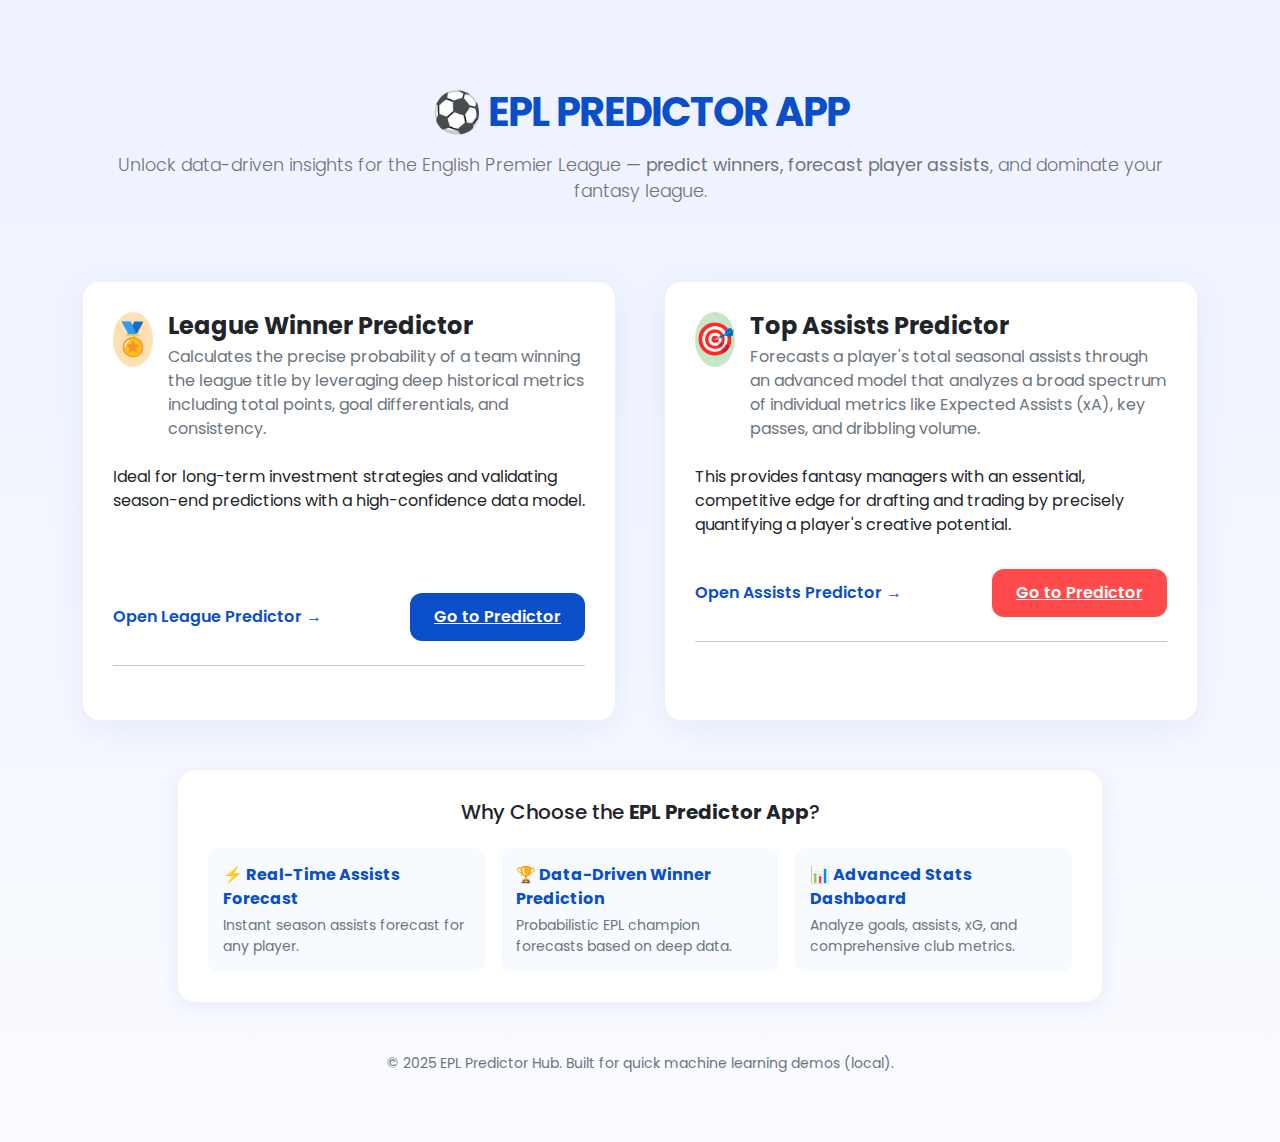
<file: Frontend/index.html>
<!doctype html>
<html lang="en">
<head>
    <meta charset="utf-8" />
    <meta name="viewport" content="width=device-width,initial-scale=1" />
    <title>EPL Predictor Hub</title>
    <link href="https://cdn.jsdelivr.net/npm/bootstrap@5.3.2/dist/css/bootstrap.min.css" rel="stylesheet">
    <link href="https://fonts.googleapis.com/css2?family=Poppins:wght@400;600;700&display=swap" rel="stylesheet">
    <style>
        :root{
            --accent: #0b4ec9; /* Primary Blue */
            --secondary-accent: #ff4b4b; /* A subtle red/orange for contrast */
            --muted: #6c757d;
            --card-bg: #ffffff;
            --soft: #f7fbff;
            --shadow-light: rgba(11, 78, 201, 0.08);
            --shadow-hover: rgba(11, 78, 201, 0.15);
        }
        body{
            font-family: 'Poppins', sans-serif;
            background: linear-gradient(180deg, #eef2ff 0%, #f9fbff 100%);
            min-height: 100vh;
        }
        h1, h4 { font-weight: 700; }
        .hero{ padding: 40px 24px 60px; text-align: center; }
        .hero h1 {
            color: var(--accent);
            letter-spacing: -1px;
            font-size: 2.5rem; /* Larger title */
        }
        .card-link { text-decoration: none; color: inherit; }
        .feature-card{
            border-radius: 18px; /* Softer edges */
            box-shadow: 0 10px 35px var(--shadow-light); /* Stronger but softer shadow */
            background: var(--card-bg);
            height: 100%;
            display: flex;
            flex-direction: column;
            transition: transform 0.3s ease, box-shadow 0.3s ease; /* For hover effect */
            border: 1px solid rgba(0, 0, 0, 0.05); /* Subtle border for definition */
        }
        .feature-card:hover {
            transform: translateY(-5px);
            box-shadow: 0 15px 40px var(--shadow-hover);
        }
        .card-body { padding: 30px; } /* More padding */
        .title-icon {
            font-size: 32px; /* Larger icon */
            margin-right: 15px;
            display: inline-flex;
            align-items: center;
            justify-content: center;
            width: 55px; /* Icon background size */
            height: 55px;
            border-radius: 50%;
            background-color: var(--soft);
        }
        /* Specific icon colors */
        #winner-icon { background-color: #ffe0b2; } /* Light gold background */
        #assists-icon { background-color: #c8e6c9; } /* Light green background */

        .muted { color: var(--muted); }
        .big-cta {
            background: var(--accent);
            color: white;
            border-radius: 12px; /* Softer border-radius */
            padding: 12px 24px; /* More substantial button */
            border: none;
            font-weight: 600;
            transition: background 0.2s;
        }
        .big-cta:hover { background: #083c9c; color: white; }
        .open-link { font-weight: 600; color: var(--accent); transition: color 0.2s; }
        .open-link:hover { color: #083c9c; }

        .why-us-card {
            border-radius: 18px;
            background: var(--card-bg);
            box-shadow: 0 5px 20px var(--shadow-light);
            padding: 30px;
            border: 1px solid rgba(0, 0, 0, 0.05);
        }
        .why-us-item {
            padding: 15px;
            border-radius: 10px;
            background-color: var(--soft);
            flex: 1; /* Equal width columns */
            min-width: 150px; /* Prevent shrinking too much */
        }
        .why-us-item strong { color: var(--accent); font-weight: 700; }

        footer { margin-top: 50px; padding-bottom: 20px; text-align: center; color: var(--muted); }
    </style>
</head>
<body>
    <div class="container py-5">
        <div class="hero">
            <h1>⚽ EPL PREDICTOR APP</h1>
            <p class="muted lead my-3" style="font-size:1.1rem;">
                Unlock data-driven insights for the English Premier League — <strong>predict winners, forecast player assists</strong>, and dominate your fantasy league.
            </p>
        </div>

        <div class="row g-5 justify-content-center">
            <div class="col-lg-6 col-md-10">
                <div class="feature-card">
                    <div class="card-body">
                        <div class="d-flex align-items-start mb-4">
                            <div class="title-icon" id="winner-icon">🏅</div>
                            <div>
                                <h4 class="mb-1">League Winner Predictor</h4>
                                <div class="muted">Calculates the precise probability of a team winning the league title by leveraging deep historical metrics including total points, goal differentials, and consistency.</div>
                            </div>
                        </div>

                        <p class="mb-4">Ideal for long-term investment strategies and validating season-end predictions with a high-confidence data model.</p>
                        <br>
                        <br>
                        <div class="d-flex justify-content-between align-items-center pt-2">
                            <a href="/league_winner" class="card-link open-link">
                                <span>Open League Predictor →</span>
                            </a>
                            <a href="/league_winner" class="big-cta">Go to Predictor</a>
                        </div>
                        <hr class="my-4">
                    </div>
                </div>
            </div>

            <div class="col-lg-6 col-md-10">
                <div class="feature-card">
                    <div class="card-body">
                        <div class="d-flex align-items-start mb-4">
                            <div class="title-icon" id="assists-icon">🎯</div>
                            <div>
                                <h4 class="mb-1">Top Assists Predictor</h4>
                                <div class="muted">Forecasts a player's total seasonal assists through an advanced model that analyzes a broad spectrum of individual metrics like Expected Assists (xA), key passes, and dribbling volume.</div>
                            </div>
                        </div>

                        <p class="mb-4">This provides fantasy managers with an essential, competitive edge for drafting and trading by precisely quantifying a player's creative potential.</p>

                        <div class="d-flex justify-content-between align-items-center pt-2">
                            <a href="/top_assists" class="card-link open-link">
                                <span>Open Assists Predictor →</span>
                            </a>
                            <a href="/top_assists" class="big-cta" style="background:var(--secondary-accent);">Go to Predictor</a>
                        </div>

                        <hr class="my-4">
                        
                    </div>
                </div>
            </div>
        </div>

        <div class="row mt-5 justify-content-center">
            <div class="col-12 col-xl-10">
                <div class="why-us-card">
                    <h5 class="mb-4 text-center">Why Choose the <strong>EPL Predictor App</strong>?</h5>
                    <div class="d-flex flex-wrap justify-content-center gap-3">
                        <div class="why-us-item">
                            <strong>⚡ Real-Time Assists Forecast</strong>
                            <div class="muted small mt-1">Instant season assists forecast for any player.</div>
                        </div>
                        <div class="why-us-item">
                            <strong>🏆 Data-Driven Winner Prediction</strong>
                            <div class="muted small mt-1">Probabilistic EPL champion forecasts based on deep data.</div>
                        </div>
                        <div class="why-us-item">
                            <strong>📊 Advanced Stats Dashboard</strong>
                            <div class="muted small mt-1">Analyze goals, assists, xG, and comprehensive club metrics.</div>
                        </div>
                    </div>
                </div>
            </div>
        </div>

        <footer>
            <div class="muted small">&copy; 2025 EPL Predictor Hub. Built for quick machine learning demos (local).</div>
        </footer>
    </div>

<script>
    // Assuming the status check functionality is still desired
    // The commented-out HTML block above corresponds to this script
    document.addEventListener('DOMContentLoaded', () => {
        const checkStatusBtn = document.getElementById('checkStatus');
        if (checkStatusBtn) {
            checkStatusBtn.addEventListener('click', async () => {
                const out = document.getElementById('statusOut');
                const box = document.getElementById('statusBox');
                box.innerText = 'Checking...';
                out.style.display = 'none';
                try {
                    const r = await fetch('/_status');
                    if (!r.ok) throw new Error(`Server responded with status: ${r.status}`);
                    const j = await r.json();
                    out.style.display = 'block';
                    out.innerText = JSON.stringify(j, null, 2);
                    box.innerText = 'Server OK — see details below';
                } catch (e) {
                    box.innerText = 'Server not reachable or status check failed';
                    out.style.display = 'block';
                    out.innerText = String(e.message || e);
                }
            });
        }
    });
</script>
</body>
</html>
</file>
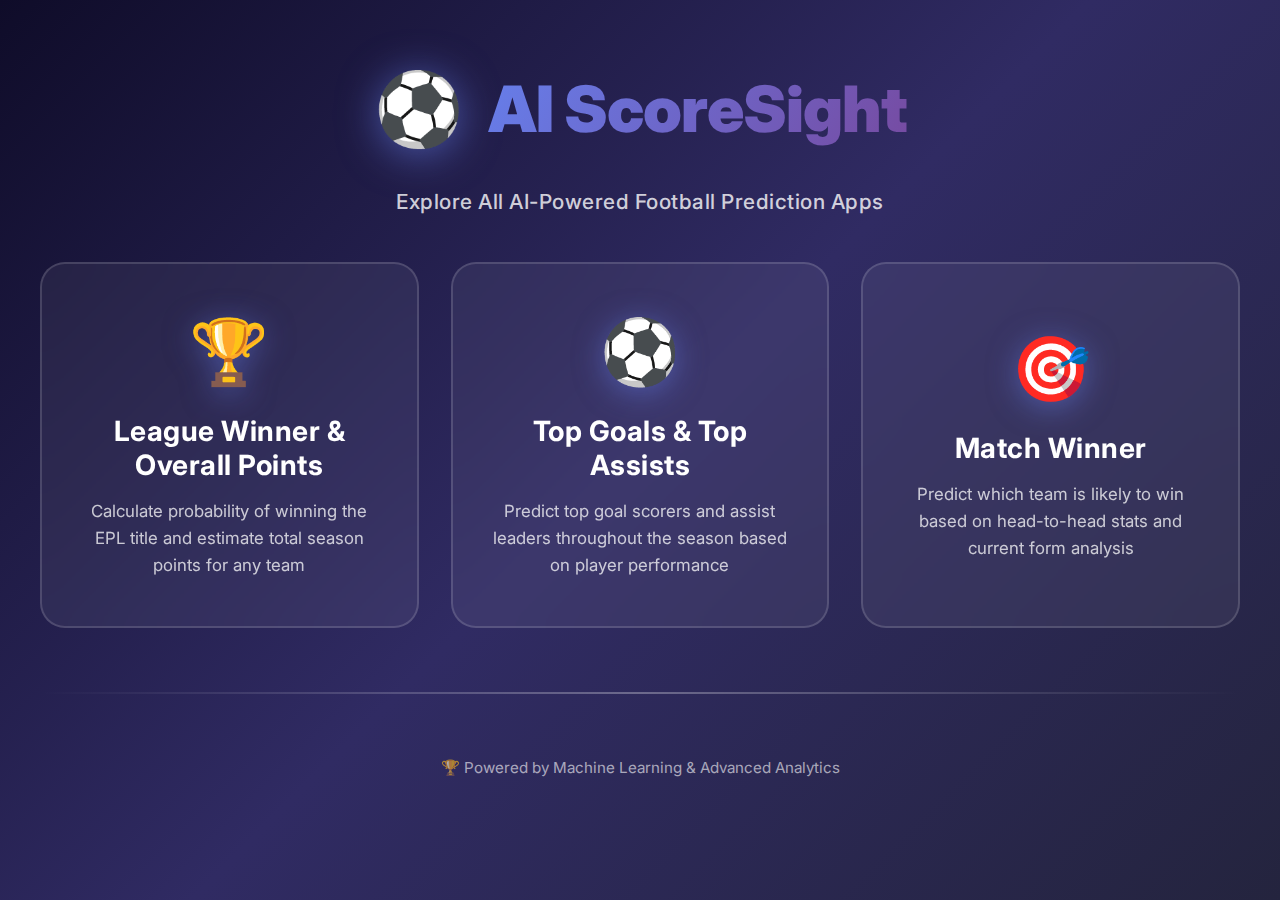
<file: Frontend Files/Final App/index.html>
<!DOCTYPE html>
<html lang="en">
<head>
    <meta charset="UTF-8">
    <meta name="viewport" content="width=device-width, initial-scale=1.0">
    <title>AI ScoreSight Hub</title>
    <style>
        @import url('https://fonts.googleapis.com/css2?family=Inter:wght@300;400;600;700;900&display=swap');
        
        body {
            background: linear-gradient(135deg,#0f0c29 0%,#302b63 50%,#24243e 100%);
            font-family: 'Inter', sans-serif;
            margin: 0;
            padding: 4rem 2rem;
            display: flex;
            flex-direction: column;
            align-items: center;
            min-height: 100vh;
            box-sizing: border-box;
        }
        
        a {
            text-decoration: none;
        }

        .header-container {
            display: flex;
            align-items: center;
            justify-content: center;
            gap: 1.5rem;
            margin-bottom: 1rem;
            animation: titleFloat 3s ease-in-out infinite;
        }
        
        .football-icon {
            font-size: 4.5rem;
            color: white;
            animation: spin 4s linear infinite, float 3s ease-in-out infinite;
            filter: drop-shadow(0 5px 20px rgba(102,126,234,0.6));
        }
        
        @keyframes spin {
            0% { transform: rotate(0deg); }
            100% { transform: rotate(360deg); }
        }
        
        @keyframes float {
            0%, 100% { transform: translateY(0px) rotate(-5deg); }
            50% { transform: translateY(-15px) rotate(5deg); }
        }
        
        h1 {
            background: linear-gradient(120deg,#667eea 0%,#764ba2 100%);
            -webkit-background-clip: text;
            -webkit-text-fill-color: transparent;
            text-align: center;
            font-size: 4rem;
            font-weight: 900;
            margin-bottom: 0;
            letter-spacing: -1px;
            position: relative;
        }
        
        @keyframes titleFloat {
            0%, 100% { transform: translateY(0px); }
            50% { transform: translateY(-5px); }
        }
        
        .subtitle {
            text-align: center;
            color: rgba(255,255,255,0.8);
            font-size: 1.3rem;
            margin-bottom: 3rem;
            font-weight: 500;
            animation: fadeIn 1s ease-out 0.3s backwards;
            letter-spacing: 0.5px;
        }
        
        @keyframes fadeIn {
            from { opacity: 0; }
            to { opacity: 1; }
        }

        .card-container {
            display: grid;
            grid-template-columns: repeat(3, 1fr);
            gap: 2rem;
            width: 100%;
            max-width: 1200px;
        }

        .prediction-card {
            background: rgba(255,255,255,0.06);
            border: 2px solid rgba(255,255,255,0.15);
            border-radius: 25px;
            padding: 3rem 2rem;
            backdrop-filter: blur(15px);
            transition: all .5s cubic-bezier(.4,0,.2,1);
            cursor: pointer;
            text-align: center;
            position: relative;
            overflow: hidden;
            animation: cardFadeIn 0.8s ease-out;
            height: 100%;
            display: flex;
            flex-direction: column;
            justify-content: center;
            box-sizing: border-box;
        }
        
        @keyframes cardFadeIn {
            from { opacity: 0; transform: scale(0.9) translateY(20px); }
            to { opacity: 1; transform: scale(1) translateY(0); }
        }
        
        .prediction-card::before {
            content: '';
            position: absolute;
            top: 0;
            left: -100%;
            width: 100%;
            height: 100%;
            background: linear-gradient(90deg, transparent, rgba(255,255,255,0.1), transparent);
            transition: left 0.5s;
        }
        
        .prediction-card:hover::before {
            left: 100%;
        }
        
        .prediction-card:hover {
            transform: translateY(-15px) scale(1.02);
            box-shadow: 0 25px 50px rgba(102,126,234,.5), 0 0 50px rgba(118,75,162,0.3);
            background: rgba(255,255,255,.12);
            border-color: rgba(102,126,234,0.5);
        }
        
        .card-icon {
            font-size: 4rem;
            margin-bottom: 1.5rem;
            color: white;
            animation: iconFloat 3s ease-in-out infinite;
            filter: drop-shadow(0 5px 15px rgba(102,126,234,0.5));
        }
        
        @keyframes iconFloat {
            0%, 100% { transform: translateY(0px) rotate(-5deg); }
            50% { transform: translateY(-15px) rotate(5deg); }
        }
        
        .card-title {
            color: #ffffff;
            font-size: 1.75rem;
            font-weight: 700;
            margin-bottom: 1rem;
            letter-spacing: 0.5px;
        }
        
        .card-description {
            color: rgba(255,255,255,0.75);
            font-size: 1.05rem;
            margin-bottom: 0;
            line-height: 1.6;
        }

        hr {
            border: none;
            height: 2px;
            background: linear-gradient(90deg,transparent,rgba(255,255,255,.3),transparent);
            margin: 4rem 0;
            width: 100%;
            max-width: 1200px;
        }

        .caption {
            text-align:center;
            color:rgba(255,255,255,.6);
            font-size:.95rem;
            margin-top:0;
        }

        /* Responsive Design */
        @media (max-width: 992px) {
            .card-container {
                grid-template-columns: 1fr;
            }
            h1 { font-size: 3rem; }
        }

    </style>
</head>
<body>

    <div class='header-container'>
        <div class='football-icon'>⚽</div>
        <h1 style='margin: 0;'>AI ScoreSight</h1>
    </div>

    <p class='subtitle'>Explore All AI-Powered Football Prediction Apps</p>

    <div class="card-container">
        <!-- Card 1: League Winner & Points -->
        <a href="https://sai-karthik-gardas-epl.streamlit.app" target="_top">
            <div class='prediction-card'>
                <div class='card-icon'>🏆</div>
                <div class='card-title'>League Winner & Overall Points</div>
                <div class='card-description'>Calculate probability of winning the EPL title and estimate total season points for any team</div>
            </div>
        </a>

        <!-- Card 2: Top Goals & Top Assists -->
        <a href="https://epl-project-top-assist-and-goals.streamlit.app" target="_top">
            <div class='prediction-card'>
                <div class='card-icon'>⚽</div>
                <div class='card-title'>Top Goals & Top Assists</div>
                <div class='card-description'>Predict top goal scorers and assist leaders throughout the season based on player performance</div>
            </div>
        </a>

        <!-- Card 3: Match Winner -->
        <a href="https://match-winner-epl-infosys.streamlit.app/" target="_top">
            <div class='prediction-card'>
                <div class='card-icon'>🎯</div>
                <div class='card-title'>Match Winner</div>
                <div class='card-description'>Predict which team is likely to win based on head-to-head stats and current form analysis</div>
            </div>
        </a>
    </div>

    <hr>
    <p class='caption'>🏆 Powered by Machine Learning & Advanced Analytics</p>

</body>
</html>
</file>
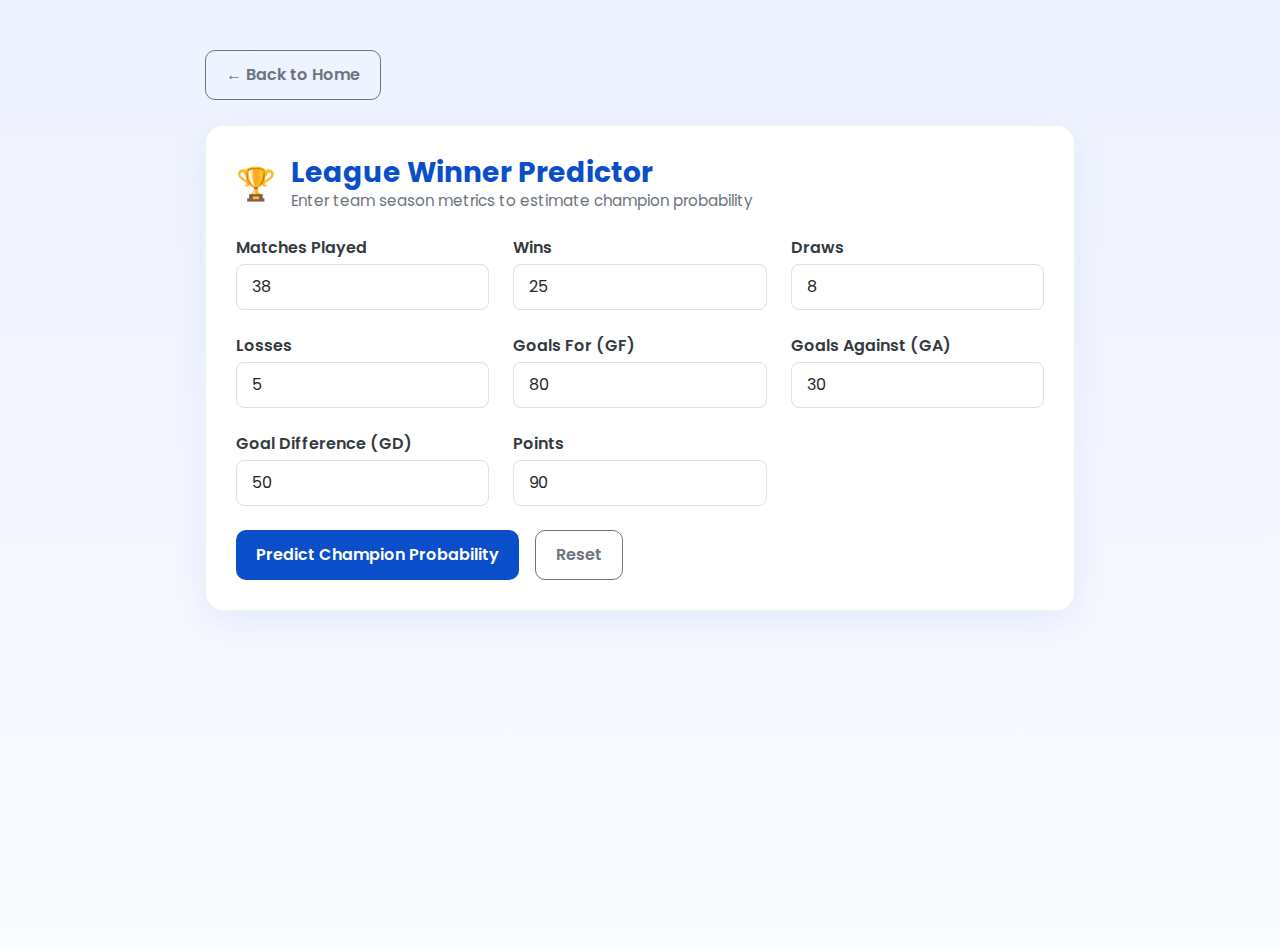
<file: Frontend/league_winner.html>
<!doctype html>
<html lang="en">
<head>
    <meta charset="utf-8" />
    <meta name="viewport" content="width=device-width,initial-scale=1" />
    <title>League Winner Predictor</title>
    <link href="https://cdn.jsdelivr.net/npm/bootstrap@5.3.2/dist/css/bootstrap.min.css" rel="stylesheet">
    <link href="https://fonts.googleapis.com/css2?family=Poppins:wght@400;600;700&display=swap" rel="stylesheet">
    <style>
        :root{
            --accent: #0b4ec9; /* Primary Blue */
            --muted: #6c757d;
            --card-bg: #ffffff;
            --soft-bg: #f9fbff;
            --shadow-light: rgba(11, 78, 201, 0.08);
            --success-color: #28a745;
        }
        body{
            font-family: 'Poppins', sans-serif;
            background: linear-gradient(180deg, #eef2ff 0%, #f9fbff 100%);
            min-height: 100vh;
        }
        h3 { font-weight: 700; color: var(--accent); }
        .card-wrap{ max-width: 900px; margin: 50px auto; padding: 0 15px; } /* Increased margin, added horizontal padding */
        .back-btn{ margin-bottom: 25px; border-radius: 8px; font-weight: 600; transition: all 0.2s; } /* Clearer back button */
        .card{
            border-radius: 18px; /* Softer edges */
            box-shadow: 0 10px 35px var(--shadow-light); /* Better shadow */
            padding: 30px !important; /* Increase card inner padding */
            border: 1px solid rgba(0, 0, 0, 0.05);
        }
        label{ font-weight: 600; color: #343a40; margin-bottom: 4px; }
        .form-control { border-radius: 8px; padding: 10px 15px; }
        .muted{ color: var(--muted); font-size: 0.95rem; }
        .title-icon { font-size: 32px; margin-right: 15px; }
        .result-box{
            background: var(--soft-bg); /* Use soft background */
            border-radius: 14px;
            padding: 25px; /* More padding */
            box-shadow: 0 4px 15px rgba(0, 0, 0, 0.05);
            border: 1px solid rgba(0, 0, 0, 0.05);
        }
        .big-btn{
            background: var(--accent);
            color: #fff;
            border: none;
            padding: 12px 20px; /* More substantial button */
            border-radius: 10px;
            font-weight: 600;
            transition: background 0.2s;
        }
        .big-btn:hover { background: #083c9c; color: white; }
        .btn-outline-secondary { border-radius: 10px; padding: 12px 20px; font-weight: 600; }
        /* Result styling */
        #probVal {
            font-size: 36px !important;
            font-weight: 700;
            color: var(--success-color); /* Highlight result in green */
        }
        #interpret { font-weight: 700 !important; color: var(--accent); }
    </style>
</head>
<body>
    <div class="container card-wrap">
        <a href="/" class="btn btn-outline-secondary back-btn">← Back to Home</a>

        <div class="card">
            <div class="d-flex align-items-center mb-4">
                <div class="title-icon">🏆</div>
                <div>
                    <h3 class="mb-0">League Winner Predictor</h3>
                    <div class="muted">Enter team season metrics to estimate champion probability</div>
                </div>
            </div>

            <form id="leagueForm" class="row g-4"> <div class="col-md-4">
                    <label for="played">Matches Played</label>
                    <input id="played" class="form-control" type="number" min="0" value="38">
                </div>
                <div class="col-md-4">
                    <label for="won">Wins</label>
                    <input id="won" class="form-control" type="number" min="0" value="25">
                </div>
                <div class="col-md-4">
                    <label for="drawn">Draws</label>
                    <input id="drawn" class="form-control" type="number" min="0" value="8">
                </div>
                <div class="col-md-4">
                    <label for="lost">Losses</label>
                    <input id="lost" class="form-control" type="number" min="0" value="5">
                </div>
                <div class="col-md-4">
                    <label for="gf">Goals For (GF)</label>
                    <input id="gf" class="form-control" type="number" min="0" value="80">
                </div>
                <div class="col-md-4">
                    <label for="ga">Goals Against (GA)</label>
                    <input id="ga" class="form-control" type="number" min="0" value="30">
                </div>
                <div class="col-md-4">
                    <label for="gd">Goal Difference (GD)</label>
                    <input id="gd" class="form-control" type="number" value="50">
                </div>
                <div class="col-md-4">
                    <label for="points">Points</label>
                    <input id="points" class="form-control" type="number" min="0" value="90">
                </div>
                
                <div class="col-12 mt-4">
                    <div class="d-flex gap-3">
                        <button id="predictLeagueBtn" class="big-btn" type="submit">Predict Champion Probability</button>
                        <button id="resetLeagueBtn" class="btn btn-outline-secondary" type="button">Reset</button>
                    </div>
                </div>
            </form>

            <div class="mt-5 result-box" id="leagueResult" style="display:none;">
                <h5 id="leagueMsg" class="mb-3 text-secondary">Prediction Result</h5>
                <div class="d-flex flex-wrap align-items-center gap-5">
                    <div>
                        <div class="muted small text-uppercase">Champion probability</div>
                        <div id="probVal">—</div>
                    </div>
                    <div>
                        <div class="muted small text-uppercase">Interpretation</div>
                        <div id="interpret">—</div>
                    </div>
                </div>
                <div class="mt-3 muted small" id="leagueNote"></div>
            </div>

        </div>
    </div>

<script>
// No changes to the logic, only formatting adjustments for consistency.
(function(){
    const form = document.getElementById('leagueForm');
    const resetBtn = document.getElementById('resetLeagueBtn');
    const resultBox = document.getElementById('leagueResult');
    const probVal = document.getElementById('probVal');
    const interpret = document.getElementById('interpret');
    const note = document.getElementById('leagueNote');
    const btn = document.getElementById('predictLeagueBtn');

    // Default values for reset
    const defaultValues = {
        played: '38', won: '25', drawn: '8', lost: '5',
        gf: '80', ga: '30', gd: '50', points: '90'
    };

    resetBtn.addEventListener('click', () => {
        // Reset to default values explicitly, and hide result
        Object.keys(defaultValues).forEach(id => {
            document.getElementById(id).value = defaultValues[id];
        });
        resultBox.style.display='none';
        probVal.innerText='—'; interpret.innerText='—'; note.innerText='';
    });

    form.addEventListener('submit', async (e) => {
        e.preventDefault();
        btn.disabled = true;
        btn.innerText = 'Predicting...';

        // build payload in exact names expected by backend
        const payload = {
            played: Number(document.getElementById('played').value || 0),
            won: Number(document.getElementById('won').value || 0),
            drawn: Number(document.getElementById('drawn').value || 0),
            lost: Number(document.getElementById('lost').value || 0),
            gf: Number(document.getElementById('gf').value || 0),
            ga: Number(document.getElementById('ga').value || 0),
            gd: Number(document.getElementById('gd').value || 0),
            points: Number(document.getElementById('points').value || 0)
        };

        try {
            const res = await fetch('/predict_league', {
                method: 'POST',
                headers: {'Content-Type':'application/json'},
                body: JSON.stringify(payload)
            });
            const json = await res.json();
            if (!res.ok || json.error) {
                throw new Error(json.error || `Server returned ${res.status}`);
            }

            const prob = Number(json.probability ?? json.prob ?? 0);
            if (!isFinite(prob)) throw new Error('Invalid probability returned');

            const pct = (prob * 100);
            probVal.innerText = pct.toFixed(1) + '%';

            // simple interpretation
            let text = 'Low';
            if (pct >= 75) text = 'Very strong chances';
            else if (pct >= 50) text = 'Good chances';
            else if (pct >= 25) text = 'Possible';
            interpret.innerText = text;
            note.innerText = 'Probability estimated by the ML model (may be calibrated).';

            resultBox.style.display = 'block';

        } catch (err) {
            alert('Prediction failed: ' + (err.message || err));
            console.error(err);
        } finally {
            btn.disabled = false;
            btn.innerText = 'Predict Champion Probability';
        }
    });
})();
</script>
</body>
</html>
</file>
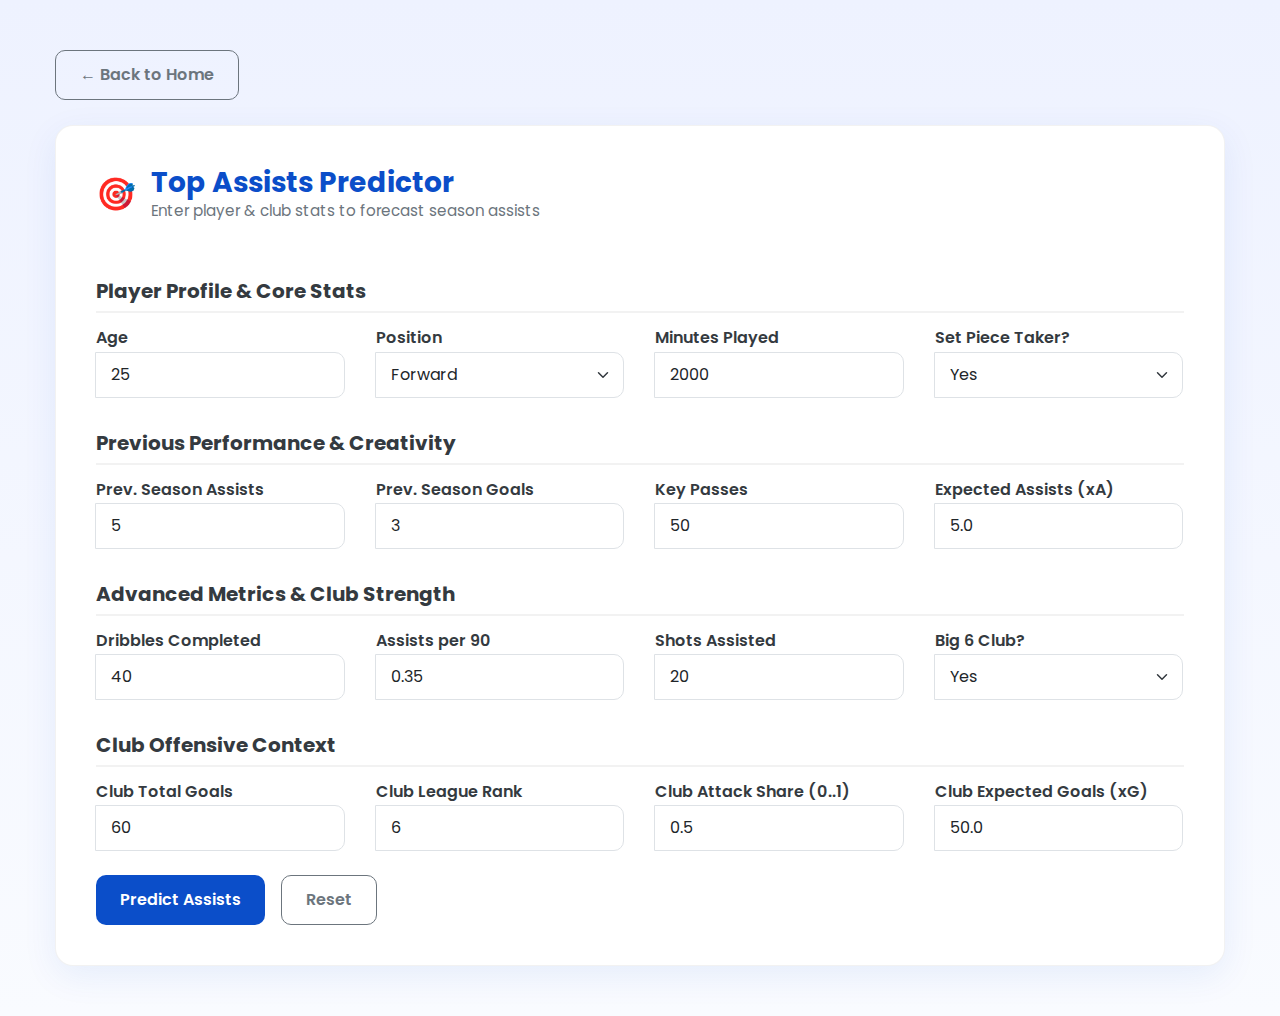
<file: Frontend/top_assists.html>
<!doctype html>
<html lang="en">
<head>
    <meta charset="utf-8" />
    <meta name="viewport" content="width=device-width,initial-scale=1" />
    <title>Top Assists Predictor</title>
    <link href="https://cdn.jsdelivr.net/npm/bootstrap@5.3.2/dist/css/bootstrap.min.css" rel="stylesheet">
    <link href="https://fonts.googleapis.com/css2?family=Poppins:wght@400;600;700&display=swap" rel="stylesheet">
    <style>
        :root{
            --accent: #0b4ec9;
            --muted: #6c757d;
            --card-bg: #ffffff;
            --soft-bg: #f7fbff;
            --shadow-light: rgba(11, 78, 201, 0.08);
            --success-color: #007bff;
        }
        body{
            font-family: 'Poppins', sans-serif;
            background: linear-gradient(180deg, #eef2ff 0%, #f9fbff 100%);
            min-height: 100vh;
        }
        h3 { font-weight: 700; color: var(--accent); }
        .card-wrap{ max-width: 1200px; margin: 50px auto; padding: 0 15px; }
        .back-btn{ margin-bottom: 25px; border-radius: 8px; font-weight: 600; }
        .card{
            border-radius: 18px;
            box-shadow: 0 10px 35px var(--shadow-light);
            padding: 40px !important;
            border: 1px solid rgba(0, 0, 0, 0.05);
        }
        .section-header { 
            font-size: 1.25rem; 
            font-weight: 700; 
            color: #343a40;
            margin-top: 30px;
            margin-bottom: 15px;
            border-bottom: 2px solid rgba(0, 0, 0, 0.05);
            padding-bottom: 5px;
        }

        /* --- START OF CHANGES FOR STACKED ALIGNMENT --- */
        .input-group {
            /* Remove flex properties from the input group container */
            display: block; 
            padding: 10px 15px;
            flex: 1 1 25%;
            min-width: 200px;
        }
        .input-group label {
            font-weight: 600;
            color: #343a40;
            /* Label is block-level for stacked layout */
            display: block; 
            /* MINIMAL vertical space between label and input box */
            margin-bottom: 4px; 
            margin-right: 0; 
            line-height: 1.2; /* Tighter line-height for label */
        }
        .input-group .form-control, 
        .input-group .form-select {
            /* Input is block-level to take full width of its column */
            display: block; 
            width: 100%; 
            height: auto;
            border-radius: 10px;
            padding: 10px 15px;
        }
        /* --- END OF CHANGES FOR STACKED ALIGNMENT --- */

        .muted{ color: var(--muted); font-size: 0.95rem; }
        .title-icon { font-size: 32px; margin-right: 15px; }
        .result-box{
            background: var(--soft-bg);
            border-radius: 14px;
            padding: 25px;
            box-shadow: 0 4px 15px rgba(0, 0, 0, 0.05);
            border: 1px solid rgba(0, 0, 0, 0.05);
        }
        .big-btn{
            background: var(--accent);
            color: #fff;
            border: none;
            padding: 12px 24px;
            border-radius: 10px;
            font-weight: 600;
            transition: background 0.2s;
        }
        .big-btn:hover { background: #083c9c; color: white; }
        .btn-outline-secondary { border-radius: 10px; padding: 12px 24px; font-weight: 600; }

        .input-row {
            display: flex;
            flex-wrap: wrap;
            margin: -10px -15px;
        }
        
        #predAssists {
            font-size: 36px !important;
            font-weight: 700;
            color: var(--success-color);
        }
        
        /* Responsive adjustments */
        @media (max-width: 1199px) { 
            .input-group { flex: 1 1 33.33%; }
        }
        @media (max-width: 768px) {
            .input-group { flex: 1 1 50%; }
        }
        @media (max-width: 576px) {
            .input-group { flex: 1 1 100%; }
        }
    </style>
</head>
<body>
    <div class="container card-wrap">
        <a href="/" class="btn btn-outline-secondary back-btn">← Back to Home</a>

        <div class="card">
            <div class="d-flex align-items-center mb-4">
                <div class="title-icon">🎯</div>
                <div>
                    <h3 class="mb-0">Top Assists Predictor</h3>
                    <div class="muted">Enter player & club stats to forecast season assists</div>
                </div>
            </div>

            <form id="assistsForm" class="g-3">
                
                <div class="section-header">Player Profile & Core Stats</div>
                <div class="input-row">
                    
                    <div class="input-group">
                        <label for="Age">Age</label>
                        <input id="Age" class="form-control" type="number" min="15" step="1" value="25">
                    </div>
                    <div class="input-group">
                        <label for="Position">Position</label>
                        <select id="Position" class="form-select">
                            <option>Forward</option>
                            <option>Midfielder</option>
                            <option>Winger</option>
                            <option>Fullback</option>
                            <option>Defender</option>
                            <option>Other</option>
                        </select>
                    </div>
                    <div class="input-group">
                        <label for="Minutes_Played">Minutes Played</label>
                        <input id="Minutes_Played" class="form-control" type="number" min="0" step="1" value="2000">
                    </div>
                    <div class="input-group">
                        <label for="Set_Piece_Involvement">Set Piece Taker?</label>
                        <select id="Set_Piece_Involvement" class="form-select">
                            <option>Yes</option><option>No</option><option>Unknown</option>
                        </select>
                    </div>
                </div>

                <div class="section-header">Previous Performance & Creativity</div>
                <div class="input-row">
                    <div class="input-group">
                        <label for="Assists_prev_season">Prev. Season Assists</label>
                        <input id="Assists_prev_season" class="form-control" type="number" min="0" step="1" value="5">
                    </div>
                    <div class="input-group">
                        <label for="Goals_prev_season">Prev. Season Goals</label>
                        <input id="Goals_prev_season" class="form-control" type="number" min="0" step="1" value="3">
                    </div>
                    <div class="input-group">
                        <label for="Key_Passes">Key Passes</label>
                        <input id="Key_Passes" class="form-control" type="number" min="0" step="1" value="50">
                    </div>
                    <div class="input-group">
                        <label for="Expected_Assists_(xA)">Expected Assists (xA)</label>
                        <input id="Expected_Assists_(xA)" class="form-control" type="number" step="0.1" value="5.0">
                    </div>
                </div>

                <div class="section-header">Advanced Metrics & Club Strength</div>
                <div class="input-row">
                    <div class="input-group">
                        <label for="Dribbles_Completed">Dribbles Completed</label>
                        <input id="Dribbles_Completed" class="form-control" type="number" min="0" step="1" value="40">
                    </div>
                    <div class="input-group">
                        <label for="Assists_per_90">Assists per 90</label>
                        <input id="Assists_per_90" class="form-control" type="number" step="0.01" value="0.35">
                    </div>
                    <div class="input-group">
                        <label for="Shots_Assisted">Shots Assisted</label>
                        <input id="Shots_Assisted" class="form-control" type="number" min="0" step="1" value="20">
                    </div>
                    <div class="input-group">
                        <label for="Big6_Club_Feature">Big 6 Club?</label>
                        <select id="Big6_Club_Feature" class="form-select"><option>Yes</option><option>No</option></select>
                    </div>
                </div>
                
                <div class="section-header">Club Offensive Context</div>
                <div class="input-row">
                    <div class="input-group">
                        <label for="Club_Total_Goals">Club Total Goals</label>
                        <input id="Club_Total_Goals" class="form-control" type="number" min="0" step="1" value="60">
                    </div>
                    <div class="input-group">
                        <label for="Club_League_Rank">Club League Rank</label>
                        <input id="Club_League_Rank" class="form-control" type="number" min="1" step="1" value="6">
                    </div>
                    <div class="input-group">
                        <label for="Club_Attack_Share">Club Attack Share (0..1)</label>
                        <input id="Club_Attack_Share" class="form-control" type="number" step="0.01" min="0" max="1" value="0.5">
                    </div>
                    <div class="input-group">
                        <label for="Club_xG">Club Expected Goals (xG)</label>
                        <input id="Club_xG" class="form-control" type="number" step="0.1" value="50.0">
                    </div>
                </div>

                <div class="mt-4 d-flex gap-3">
                    <button id="predictAssistsBtn" class="big-btn" type="submit">Predict Assists</button>
                    <button id="resetAssistsBtn" class="btn btn-outline-secondary" type="button">Reset</button>
                </div>
            </form>

            <div class="mt-5 result-box" id="assistsResult" style="display:none;">
                <h5 class="mb-3">Prediction</h5>
                <div class="d-flex flex-wrap gap-5 align-items-center">
                    <div>
                        <div class="muted small text-uppercase">Predicted Assists</div>
                        <div id="predAssists">—</div>
                    </div>
                    <div>
                        <div class="muted small text-uppercase">Assists per 90 (est)</div>
                        <div id="predPer90" style="font-weight:600;">—</div>
                    </div>
                    <div>
                        <div class="muted small text-uppercase">Quick take</div>
                        <div id="predMsg" style="font-weight:600;">—</div>
                    </div>
                </div>
                <div class="mt-3 muted small" id="assistsNote"></div>
            </div>

        </div>
    </div>

<script>
// The original JavaScript logic is preserved below.
(function(){
    const form = document.getElementById('assistsForm');
    const resetBtn = document.getElementById('resetAssistsBtn');
    const resultBox = document.getElementById('assistsResult');
    const predAssists = document.getElementById('predAssists');
    const predPer90 = document.getElementById('predPer90');
    const predMsg = document.getElementById('predMsg');
    const note = document.getElementById('assistsNote');
    const btn = document.getElementById('predictAssistsBtn');

    resetBtn.addEventListener('click', () => {
        form.reset();
        resultBox.style.display = 'none';
        predAssists.innerText = '—';
        predPer90.innerText = '—';
        predMsg.innerText = '—';
        note.innerText = '';
    });

    form.addEventListener('submit', async (e) => {
        e.preventDefault();
        btn.disabled = true;
        btn.innerText = 'Predicting...';

        const payload = {
            "Age": Number(document.getElementById('Age').value || 0),
            "Minutes_Played": Number(document.getElementById('Minutes_Played').value || 0),
            "Assists_prev_season": Number(document.getElementById('Assists_prev_season').value || 0),
            "Goals_prev_season": Number(document.getElementById('Goals_prev_season').value || 0),
            "Key_Passes": Number(document.getElementById('Key_Passes').value || 0),
            "Expected_Assists_(xA)": Number(document.getElementById('Expected_Assists_(xA)').value || 0),
            "Crosses_Completed": Number(document.getElementById('Crosses_Completed')?.value || 0),
            "Dribbles_Completed": Number(document.getElementById('Dribbles_Completed').value || 0),
            "Shots_Assisted": Number(document.getElementById('Shots_Assisted').value || 0),
            "Club_Total_Goals": Number(document.getElementById('Club_Total_Goals').value || 0),
            "Club_League_Rank": Number(document.getElementById('Club_League_Rank').value || 0),
            "Club_Attack_Share": Number(document.getElementById('Club_Attack_Share').value || 0),
            "Club_xG": Number(document.getElementById('Club_xG').value || 0),
            "Assists_per_90": Number(document.getElementById('Assists_per_90')?.value || 0),
            "xA_per_90": 0,
            "Key_Passes_per_90": 0,

            "Position": document.getElementById('Position').value || 'Other',
            "Set_Piece_Involvement": document.getElementById('Set_Piece_Involvement').value || 'Unknown',
            "Big6_Club_Feature": document.getElementById('Big6_Club_Feature').value || 'No'
        };

        try {
            const res = await fetch('/predict_assists', {
                method: 'POST',
                headers: {'Content-Type':'application/json'},
                body: JSON.stringify(payload)
            });

            const json = await res.json();
            if (!res.ok || json.error) throw new Error(json.error || `Server ${res.status}`);

            const pred = Number(json.assists ?? 0);
            const per90 = Number(json.assists_per_90 ?? 0);

            predAssists.innerText = pred.toFixed(1);
            predPer90.innerText = isFinite(per90) ? per90.toFixed(2) : '—';

            let msg = 'Moderate';
            if (pred >= 12) msg = 'Top-tier assist provider';
            else if (pred >= 7) msg = 'Strong assist season likely';
            else if (pred >= 4) msg = 'Good contribution';
            predMsg.innerText = msg;

            note.innerText = 'Model prediction (point estimate). Missing inputs were imputed by server using medians.';
            resultBox.style.display = 'block';

        } catch (err) {
            alert('Prediction failed: ' + (err.message || err));
            console.error(err);
        } finally {
            btn.disabled = false;
            btn.innerText = 'Predict Assists';
        }
    });

})();
</script>

</body>
</html>
</file>
